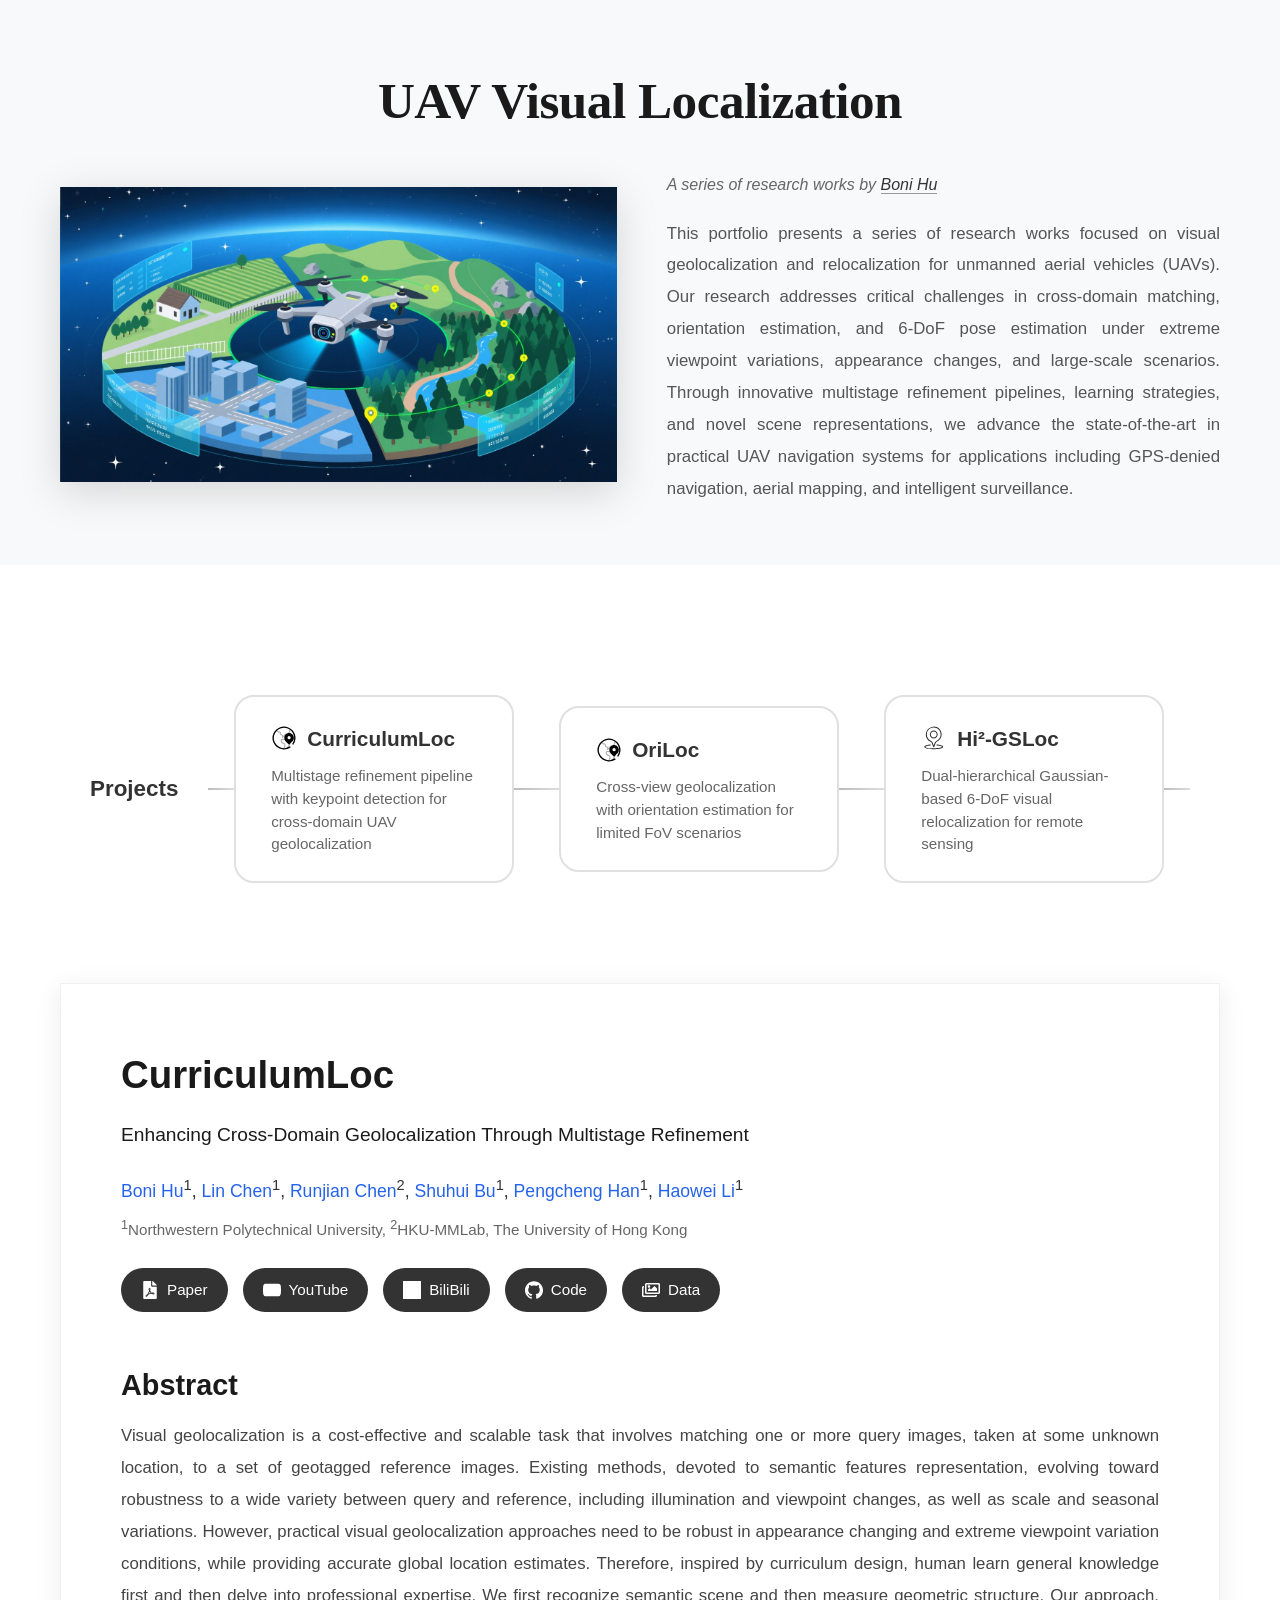
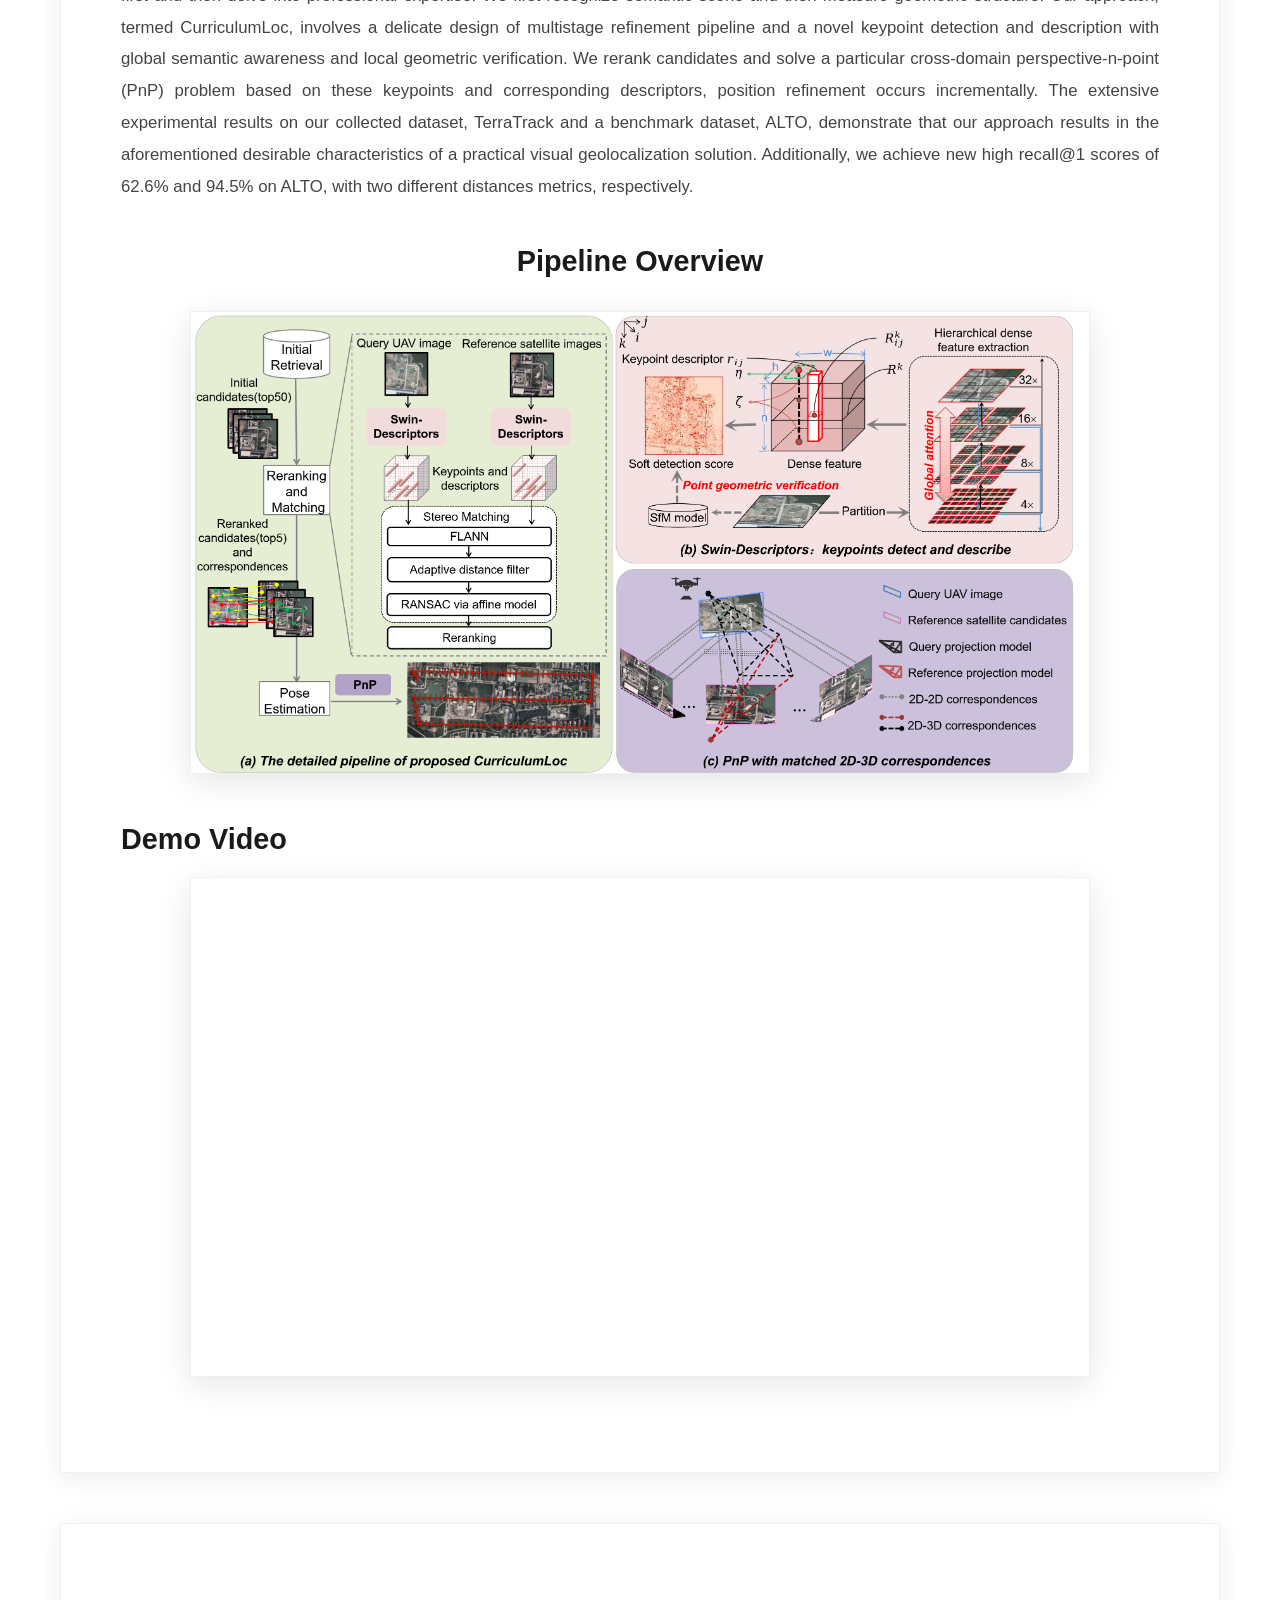
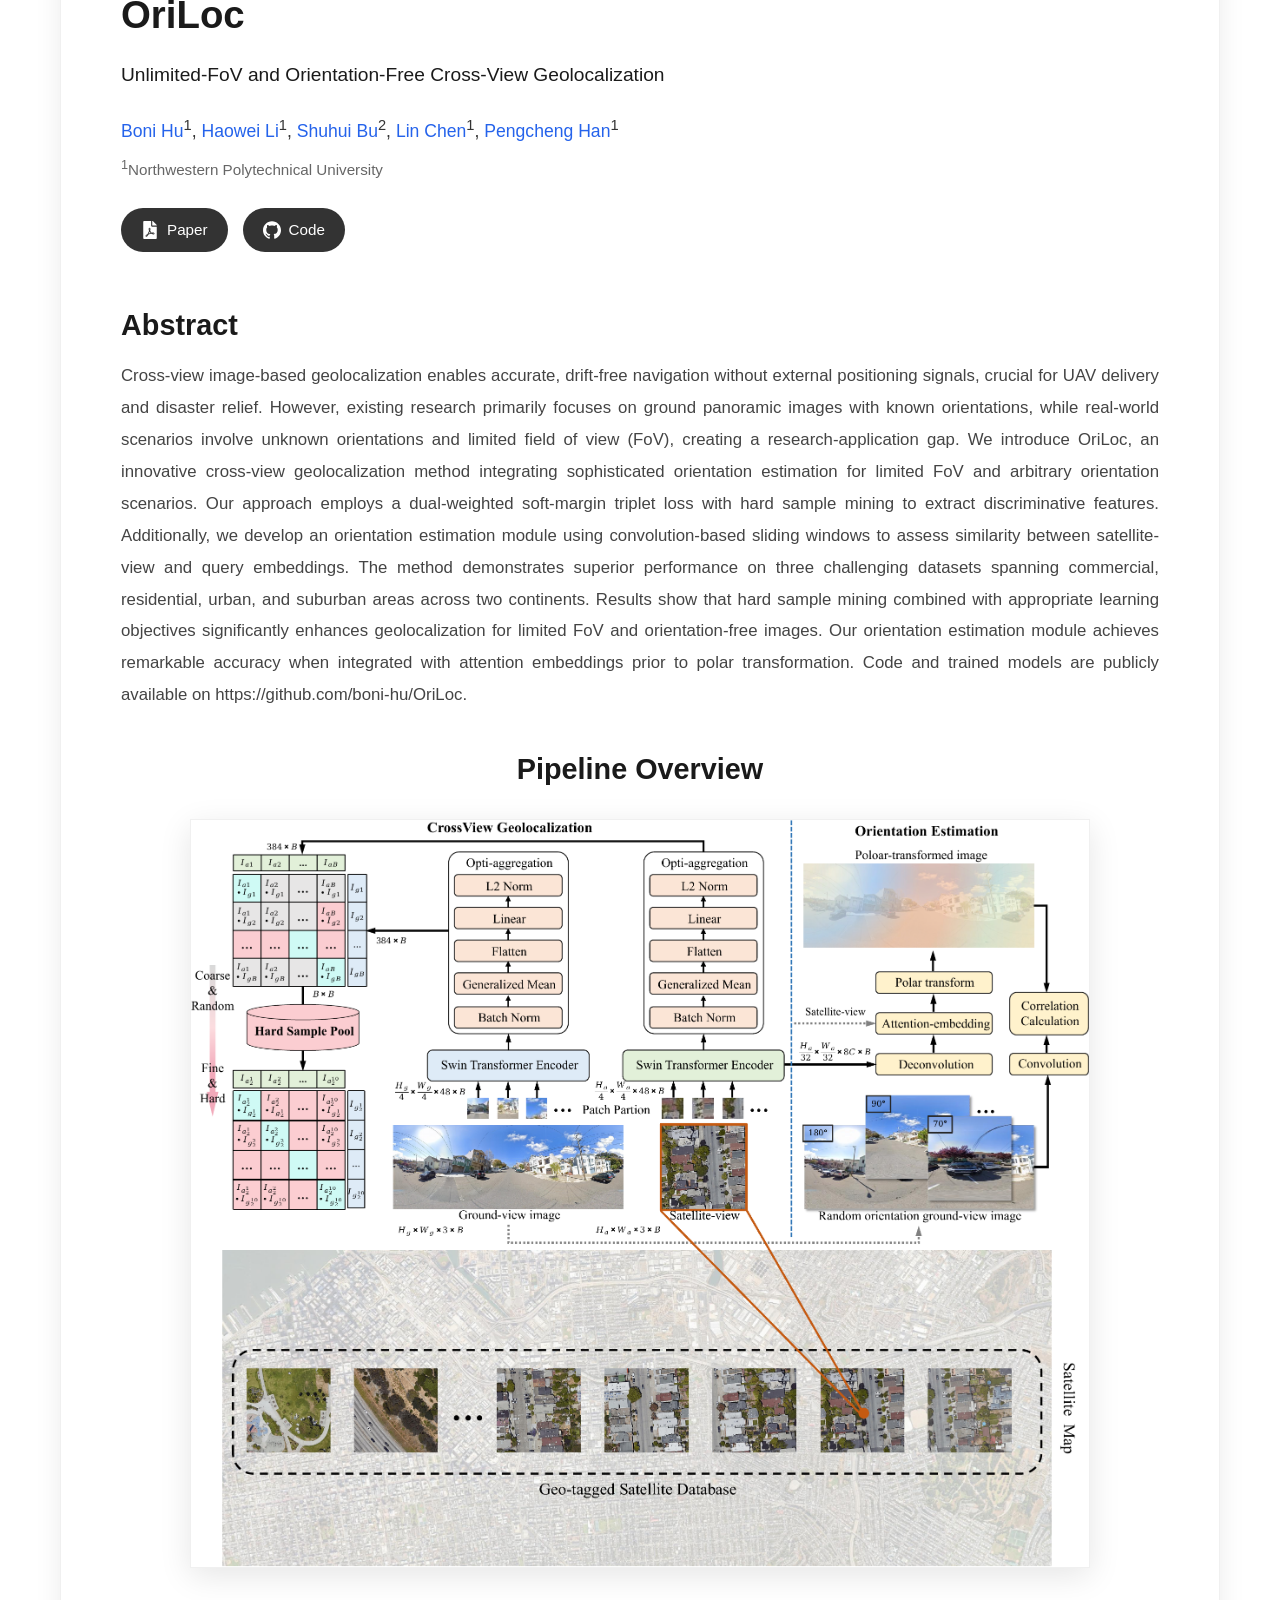
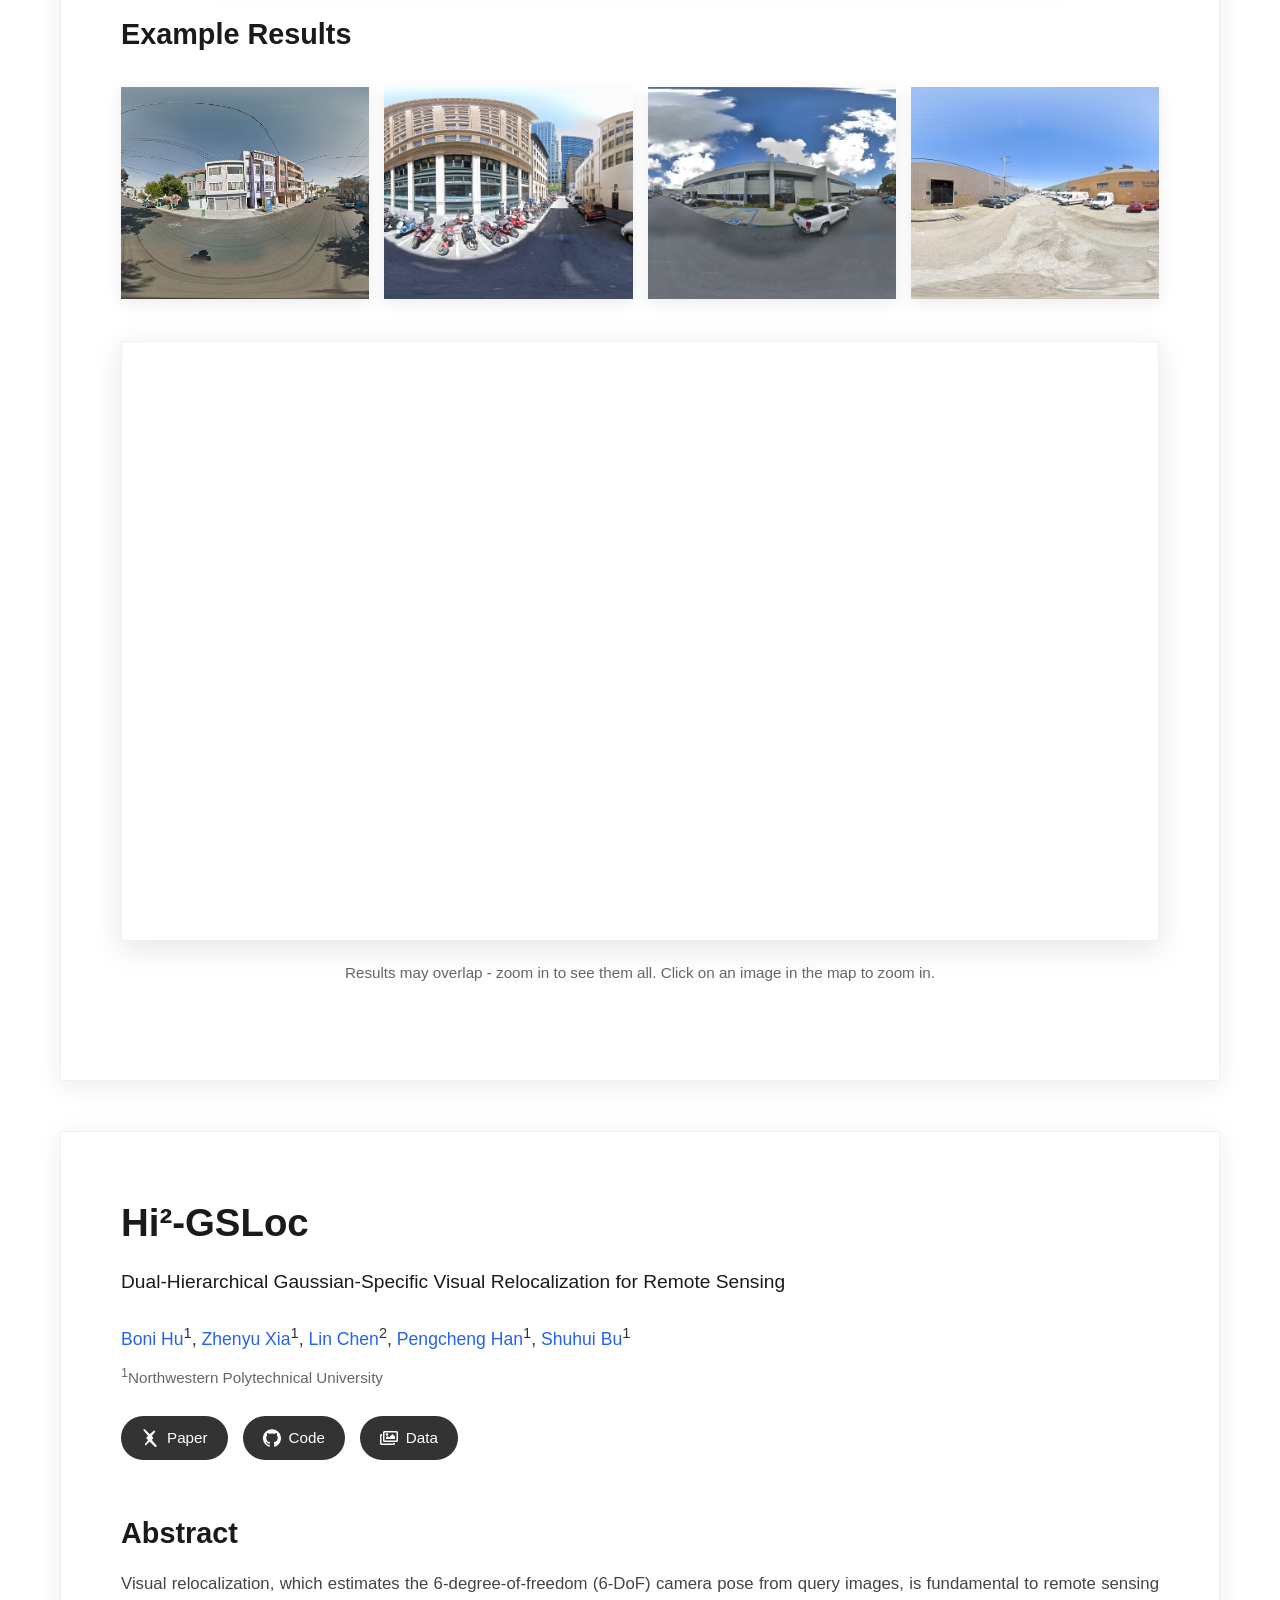
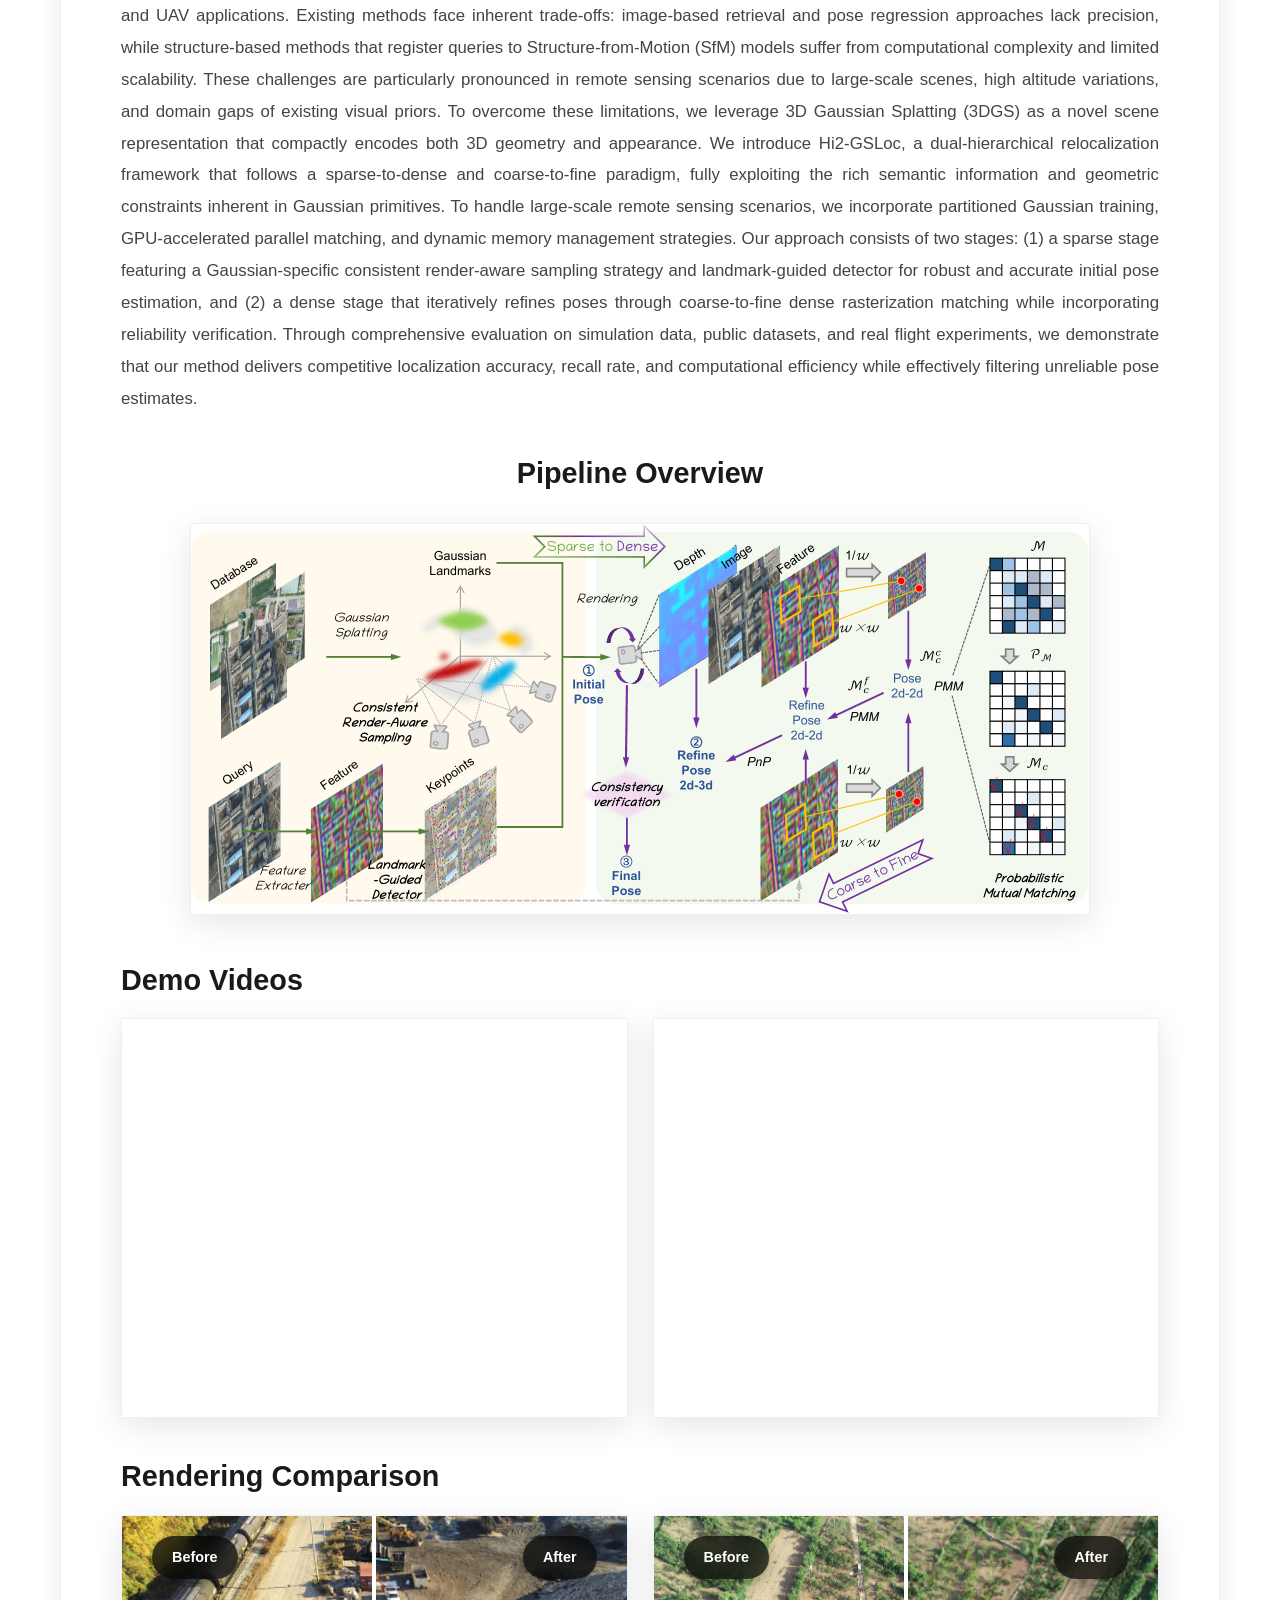
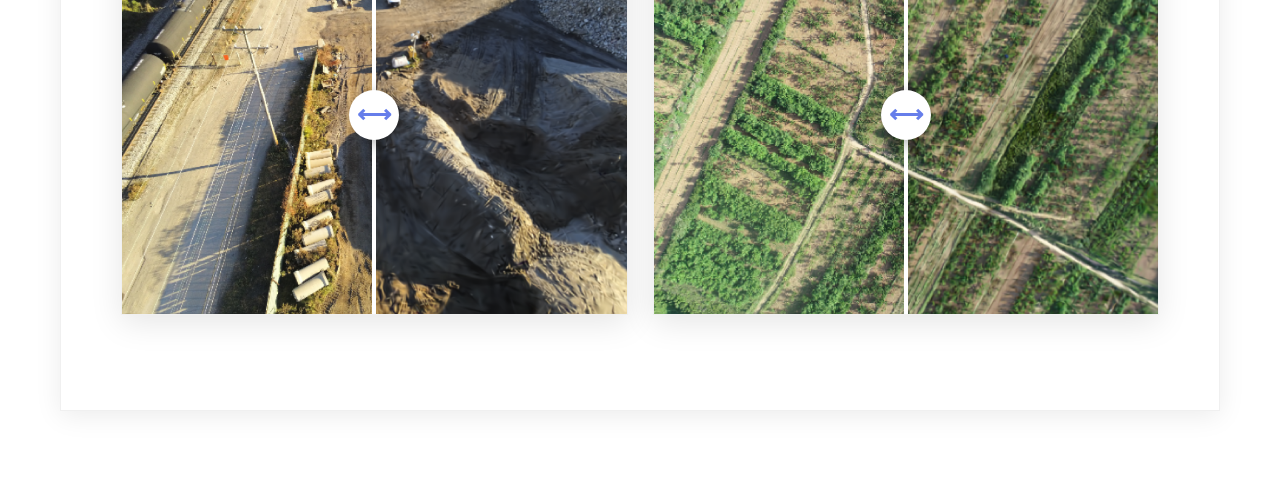
<file: index.html>
<!DOCTYPE html>
<html lang="en">
<head>
  <meta charset="UTF-8">
  <meta name="viewport" content="width=device-width, initial-scale=1.0">
  <title>UAV Visual Localization</title>
  <link href="https://api.mapbox.com/mapbox-gl-js/v2.11.0/mapbox-gl.css" rel="stylesheet">
  <script src="https://api.mapbox.com/mapbox-gl-js/v2.11.0/mapbox-gl.js"></script>
  <style>
    * {
      margin: 0;
      padding: 0;
      box-sizing: border-box;
    }

    body {
      font-family: -apple-system, BlinkMacSystemFont, 'Segoe UI', Roboto, Oxygen, Ubuntu, Cantarell, sans-serif;
      line-height: 1.6;
      color: #333;
      background: #ffffff;
      min-height: 100vh;
    }

    @import url('https://fonts.googleapis.com/css2?family=Playfair+Display:wght@700;900&display=swap');

    .container {
      max-width: 1200px;
      margin: 0 auto;
      padding: 20px;
    }

    /* Hero Section */
    .hero {
      text-align: center;
      padding: 40px 20px;
      color: #333;
      background: #f8f9fa;
      margin-bottom: 20px;
    }

    .hero h1 {
      font-size: 3.2em;
      margin-bottom: 20px;
      font-weight: 900;
      color: #1a1a1a;
      text-align: center;
      font-family: 'Playfair Display', serif;
      letter-spacing: -0.5px;
    }

    .hero-content {
      display: flex;
      align-items: center;
      gap: 50px;
      max-width: 1200px;
      margin: 0 auto;
      margin-top: 30px;
    }

    .hero-image-container {
      flex: 0 0 48%;
    }

    .hero-image {
      width: 100%;
      box-shadow: 0 10px 40px rgba(0,0,0,0.15);
    }

    .hero-text {
      flex: 1;
      text-align: left;
    }

    .author-note {
      font-size: 1em;
      color: #666;
      margin-bottom: 20px;
      font-style: italic;
    }

    .author-note a {
      color: #333;
      text-decoration: none;
      font-weight: 500;
      border-bottom: 1px solid #999;
    }

    .author-note a:hover {
      color: #000;
      border-bottom-color: #333;
    }

    .hero-description {
      font-size: 1.05em;
      color: #555;
      line-height: 1.9;
      text-align: justify;
    }

    /* Navigation Menu */
    .nav-menu {
      background: transparent;
      padding: 50px 0;
      margin: 40px auto;
      position: relative;
      max-width: 1100px;
    }

    .nav-title {
      font-size: 1.4em;
      font-weight: 600;
      color: #333;
      margin-right: 30px;
      white-space: nowrap;
    }

    .nav-container {
      display: flex;
      justify-content: center;
      align-items: center;
      position: relative;
      max-width: 1100px;
      margin: 0 auto;
    }

    .nav-line-left,
    .nav-line-right {
      flex: 1;
      height: 2px;
      background: linear-gradient(90deg, #bbb, #ddd);
    }

    .nav-cards-container {
      display: flex;
      gap: 0;
      justify-content: space-between;
      align-items: center;
      width: 930px;
      position: relative;
    }

    .nav-line {
      flex: 1;
      height: 2px;
      background: linear-gradient(90deg, #bbb, #ddd);
      align-self: center;
    }

    .nav-card {
      background: #ffffff;
      border-radius: 20px;
      padding: 25px 35px;
      cursor: pointer;
      transition: all 0.3s ease;
      border: 2px solid #e0e0e0;
      max-width: 280px;
      min-width: 260px;
      flex: 0 0 auto;
      position: relative;
      z-index: 1;
    }

    .nav-card:hover {
      transform: translateY(-5px);
      box-shadow: 0 10px 30px rgba(0, 0, 0, 0.12);
      border-color: #999;
      background: #f8f9fa;
    }

    .nav-card h3 {
      color: #333;
      font-size: 1.3em;
      margin-bottom: 10px;
      display: flex;
      align-items: center;
      gap: 10px;
    }

    .nav-card-icon {
      width: 26px;
      height: 26px;
      flex-shrink: 0;
    }

    .nav-card p {
      color: #666;
      font-size: 0.95em;
      line-height: 1.5;
    }

    /* Project Sections */
    .project-section {
      background: #ffffff;
      padding: 60px;
      margin: 50px auto;
      box-shadow: 0 5px 25px rgba(0,0,0,0.08);
      scroll-margin-top: 20px;
      max-width: 1200px;
      border: 1px solid #f0f0f0;
    }

    .project-header {
      padding-bottom: 20px;
      margin-bottom: 25px;
    }

    .project-header h1 {
      font-size: 2.4em;
      color: #1a1a1a;
      margin-bottom: 15px;
      font-weight: 700;
    }

    .project-header .subtitle {
      font-size: 1.2em;
      color: #1a1a1a;
      font-weight: 500;
      line-height: 1.5;
    }

    .authors {
      margin: 25px 0;
    }

    .authors .names {
      font-size: 1.1em;
      margin-bottom: 10px;
      line-height: 1.6;
    }

    .authors .names a {
      color: #2563eb;
      text-decoration: none;
      transition: color 0.3s;
    }

    .authors .names a:hover {
      color: #1d4ed8;
      text-decoration: underline;
    }

    .authors .affiliations {
      color: #666;
      font-size: 0.95em;
    }

    .links {
      display: flex;
      gap: 15px;
      flex-wrap: wrap;
      margin-top: 25px;
    }

    .links a {
      display: inline-flex;
      align-items: center;
      gap: 8px;
      padding: 10px 20px;
      background: #333;
      color: white;
      text-decoration: none;
      border-radius: 25px;
      transition: all 0.3s;
      font-weight: 500;
      font-size: 0.95em;
    }

    .links a:hover {
      background: #555;
      transform: translateY(-2px);
      box-shadow: 0 6px 20px rgba(0,0,0,0.2);
    }

    .links img {
      width: 18px;
      height: 18px;
      filter: brightness(0) invert(1);
    }

    /* Content Sections */
    h2 {
      color: #1a1a1a;
      font-size: 1.8em;
      margin: 30px 0 12px 0;
      font-weight: 600;
    }

    .sec-abstract {
      margin: 25px 0;
    }

    .sec-abstract p {
      text-align: justify;
      color: #444;
      line-height: 1.9;
      font-size: 1.05em;
    }

    .sec-pipeline {
      text-align: center;
      margin: 35px 0;
    }

    .sec-pipeline img {
      max-width: 900px;
      width: 100%;
      box-shadow: 0 8px 30px rgba(0,0,0,0.1);
      margin-top: 15px;
      border: 1px solid #f0f0f0;
    }

    .sec-video {
      margin: 35px 0;
    }

    .video-container {
      display: flex;
      gap: 25px;
      justify-content: center;
      margin-top: 15px;
      flex-wrap: wrap;
    }

    .video-container iframe {
      flex: 1;
      min-width: 380px;
      max-width: 585px;
      height: 400px;
      box-shadow: 0 8px 30px rgba(0,0,0,0.1);
      border: 1px solid #f0f0f0;
    }

    .full-width-video {
      width: 100%;
      max-width: 900px;
      height: 500px;
      margin: 15px auto;
      display: block;
      box-shadow: 0 8px 30px rgba(0,0,0,0.1);
      border: 1px solid #f0f0f0;
    }

    /* Example Results */
    .sec-results {
      max-width: 1200px;
      margin: 35px auto;
    }

    .example-queries {
      width: 100%;
      display: flex;
      flex-direction: row;
      justify-content: space-between;
      gap: 15px;
      height: 14rem;
      margin: 30px 0;
    }

    .example-query {
      height: 13.25rem;
      cursor: pointer;
      transition: all 0.3s;
      flex: 1;
      overflow: hidden;
      box-shadow: 0 4px 15px rgba(0,0,0,0.08);
    }

    .example-query img {
      height: 100%;
      width: 100%;
      object-fit: cover;
      display: block;
      transition: transform 0.3s;
    }

    .example-query:hover img {
      transform: scale(1.05);
    }

    .example-query:hover {
      border-bottom: 0.75rem solid #999;
      box-shadow: 0 6px 20px rgba(0,0,0,0.12);
    }

    .example-query.active {
      border-bottom: 0.75rem solid #015C92;
    }

    .map-marker {
      background-color: #fff;
      box-shadow: rgba(99, 99, 99, 0.2) 0px 2px 8px 0px;
      height: 80px;
      width: auto;
      border: 2px solid white;
      cursor: zoom-in;
      border-radius: 4px;
    }
    
    .sec-comparison {
      margin: 35px 0;
    }

    .comparison-wrapper {
      display: flex;
      gap: 25px;
      justify-content: center;
      margin-top: 15px;
      max-width: 100%;
      flex-wrap: wrap;
    }

    .comparison-container {
      position: relative;
      flex: 1;
      min-width: 380px;
      max-width: 585px;
      height: 400px;
      overflow: hidden;
      cursor: ew-resize;
      user-select: none;
      box-shadow: 0 8px 30px rgba(0,0,0,0.1);
      border: 1px solid #f0f0f0;
    }
    
    .image-wrapper {
      position: absolute;
      top: 0;
      left: 0;
      width: 100%;
      height: 100%;
    }

    .image-wrapper img {
      width: 100%;
      height: 100%;
      object-fit: cover;
      display: block;
    }

    .after-image {
      clip-path: inset(0 50% 0 0);
    }
    
    .slider {
      position: absolute;
      top: 0;
      left: 50%;
      width: 4px;
      height: 100%;
      background: white;
      z-index: 3;
      transform: translateX(-50%);
      cursor: ew-resize;
      box-shadow: 0 0 20px rgba(0, 0, 0, 0.5);
      pointer-events: auto;
    }

    .slider::before {
      content: '';
      position: absolute;
      top: 50%;
      left: 50%;
      width: 50px;
      height: 50px;
      background: white;
      border-radius: 50%;
      transform: translate(-50%, -50%);
      box-shadow: 0 4px 15px rgba(0, 0, 0, 0.3);
      display: flex;
      align-items: center;
      justify-content: center;
      pointer-events: none;
    }

    .slider::after {
      content: '⟷';
      position: absolute;
      top: 50%;
      left: 50%;
      transform: translate(-50%, -50%);
      font-size: 24px;
      color: #667eea;
      font-weight: bold;
      z-index: 1;
      pointer-events: none;
    }

    .labels {
      position: absolute;
      top: 20px;
      width: 100%;
      display: flex;
      justify-content: space-between;
      padding: 0 30px;
      z-index: 4;
      pointer-events: none;
    }

    .label {
      background: rgba(0, 0, 0, 0.7);
      color: white;
      padding: 10px 20px;
      border-radius: 25px;
      font-weight: bold;
      font-size: 0.9em;
      backdrop-filter: blur(10px);
      box-shadow: 0 4px 15px rgba(0, 0, 0, 0.3);
    }

    .map-marker.active {
      height: 280px;
      z-index: 1000 !important;
      cursor: zoom-out;
    }

    #map {
      width: 100%;
      height: 600px;
      margin: 20px 0;
      box-shadow: 0 8px 30px rgba(0,0,0,0.1);
      border: 1px solid #f0f0f0;
    }

    /* Mapbox popup image size */
    .mapboxgl-popup-content img {
      max-width: 96px !important;
      width: 96px !important;
      height: auto !important;
    }

    /* Back to Top Button */
    .back-to-top {
      position: fixed;
      bottom: 40px;
      right: 40px;
      background: #333;
      color: white;
      width: 55px;
      height: 55px;
      border-radius: 50%;
      display: flex;
      align-items: center;
      justify-content: center;
      cursor: pointer;
      box-shadow: 0 6px 25px rgba(0,0,0,0.2);
      transition: all 0.3s;
      opacity: 0;
      visibility: hidden;
      font-size: 24px;
      font-weight: bold;
    }

    .back-to-top.show {
      opacity: 1;
      visibility: visible;
    }

    .back-to-top:hover {
      background: #555;
      transform: translateY(-5px);
    }

    @media (max-width: 968px) {
      .video-container iframe,
      .comparison-container {
        width: 100% !important;
        min-width: 100% !important;
        max-width: 100% !important;
      }

      .comparison-wrapper {
        flex-direction: column;
        align-items: center;
      }
    }

    @media (max-width: 768px) {
      .hero h1 {
        font-size: 2em;
      }

      .hero-content {
        flex-direction: column;
        gap: 30px;
      }

      .hero-image-container {
        flex: 0 0 100%;
      }

      .hero-text {
        text-align: justify;
      }
      
      .project-section {
        padding: 30px 20px;
        margin: 30px auto;
      }

      .project-header h1 {
        font-size: 1.8em;
      }

      h2 {
        font-size: 1.5em;
      }
      
      .comparison-container {
        height: 350px !important;
      }

      .video-container iframe {
        height: 250px !important;
      }

      .full-width-video {
        height: 300px;
      }

      .nav-title {
        display: none;
      }

      .nav-container {
        flex-direction: column;
        gap: 20px;
      }

      .nav-cards-container {
        flex-direction: column;
        align-items: stretch;
        width: 100%;
      }

      .nav-line {
        display: none;
      }

      .nav-line-left,
      .nav-line-right {
        display: none;
      }

      .nav-card {
        max-width: 100%;
      }

      .sec-pipeline img {
        max-width: 100%;
      }
    }
  </style>
</head>
<body>
  <div class="hero">
    <div class="container">
      <h1>UAV Visual Localization</h1>
      <div class="hero-content">
        <div class="hero-image-container">
          <img src="assets/teaser.png" alt="UAV Visual Geolocalization Overview" class="hero-image">
        </div>
        <div class="hero-text">
          <div class="author-note">
            A series of research works by <a href="https://boni-hu.github.io/" target="_blank">Boni Hu</a>
          </div>
          <div class="hero-description">
            This portfolio presents a series of research works focused on visual geolocalization and relocalization for unmanned aerial vehicles (UAVs). Our research addresses critical challenges in cross-domain matching, orientation estimation, and 6-DoF pose estimation under extreme viewpoint variations, appearance changes, and large-scale scenarios. Through innovative multistage refinement pipelines, learning strategies, and novel scene representations, we advance the state-of-the-art in practical UAV navigation systems for applications including GPS-denied navigation, aerial mapping, and intelligent surveillance.
          </div>
        </div>
      </div>
    </div>
  </div>

  <div class="container">
    <div class="nav-menu">
      <div class="nav-container">
        <div class="nav-title">Projects</div>
        <div class="nav-line-left"></div>
        <div class="nav-cards-container">
          <div class="nav-card" onclick="document.getElementById('curriculumloc').scrollIntoView({behavior: 'smooth'})">
            <h3>
              <img src="assets/icons/loc.svg" alt="Location" class="nav-card-icon">
              CurriculumLoc
            </h3>
            <p>Multistage refinement pipeline with keypoint detection for cross-domain UAV geolocalization</p>
          </div>
          
          <div class="nav-line"></div>
          
          <div class="nav-card" onclick="document.getElementById('oriloc').scrollIntoView({behavior: 'smooth'})">
            <h3>
              <img src="assets/icons/loc.svg" alt="Location" class="nav-card-icon">
              OriLoc
            </h3>
            <p>Cross-view geolocalization with orientation estimation for limited FoV scenarios</p>
          </div>
          
          <div class="nav-line"></div>
          
          <div class="nav-card" onclick="document.getElementById('hi2gsloc').scrollIntoView({behavior: 'smooth'})">
            <h3>
              <img src="assets/icons/reloc.svg" alt="Relocalization" class="nav-card-icon">
              Hi²-GSLoc
            </h3>
            <p>Dual-hierarchical Gaussian-based 6-DoF visual relocalization for remote sensing</p>
          </div>
        </div>
        <div class="nav-line-right"></div>
      </div>
    </div>

    <!-- CurriculumLoc Section -->
    <div id="curriculumloc" class="project-section">
      <div class="project-header">
        <h1>CurriculumLoc</h1>
        <div class="subtitle">Enhancing Cross-Domain Geolocalization Through Multistage Refinement</div>
        <div class="authors">
          <div class="names">
            <a href="https://boni-hu.github.io/">Boni Hu</a><sup>1</sup>, 
            <a>Lin Chen</a><sup>1</sup>, 
            <a>Runjian Chen</a><sup>2</sup>, 
            <a>Shuhui Bu</a><sup>1</sup>, 
            <a>Pengcheng Han</a><sup>1</sup>, 
            <a>Haowei Li</a><sup>1</sup>
          </div>
          <div class="affiliations">
            <sup>1</sup>Northwestern Polytechnical University, <sup>2</sup>HKU-MMLab, The University of Hong Kong
          </div>
        </div>
        <div class="links">
          <a href="https://ieeexplore.ieee.org/document/10477445">
            <img src="assets/icons/pdf.svg" alt="Paper"/>
            Paper
          </a>
          <a href="https://www.youtube.com/watch?v=MyGP61VaMpI">
            <img class="yt" src="assets/icons/youtube.svg" alt="YouTube"/>
            YouTube
          </a>
          <a href="https://player.bilibili.com/player.html?bvid=BV1K84yzREQv&page=1&high_quality=1">
            <img class="yt" src="assets/icons/bilibili.jpg" alt="BiliBili"/>
            BiliBili
          </a>
          <a href="https://github.com/boni-hu/CurriculumLoc">
            <img src="assets/icons/github.svg" alt="Code"/>
            Code
          </a>
          <a href="https://github.com/boni-hu/CurriculumLoc">
            <img src="assets/icons/images.svg" alt="Data"/>
            Data
          </a>
        </div>
      </div>

      <div class="sec-abstract">
        <h2>Abstract</h2>
        <p>Visual geolocalization is a cost-effective and scalable task that involves matching one or more query images, taken at some unknown location, to a set of geotagged reference images. Existing methods, devoted to semantic features representation, evolving toward robustness to a wide variety between query and reference, including illumination and viewpoint changes, as well as scale and seasonal variations. However, practical visual geolocalization approaches need to be robust in appearance changing and extreme viewpoint variation conditions, while providing accurate global location estimates. Therefore, inspired by curriculum design, human learn general knowledge first and then delve into professional expertise. We first recognize semantic scene and then measure geometric structure. Our approach, termed CurriculumLoc, involves a delicate design of multistage refinement pipeline and a novel keypoint detection and description with global semantic awareness and local geometric verification. We rerank candidates and solve a particular cross-domain perspective-n-point (PnP) problem based on these keypoints and corresponding descriptors, position refinement occurs incrementally. The extensive experimental results on our collected dataset, TerraTrack and a benchmark dataset, ALTO, demonstrate that our approach results in the aforementioned desirable characteristics of a practical visual geolocalization solution. Additionally, we achieve new high recall@1 scores of 62.6% and 94.5% on ALTO, with two different distances metrics, respectively.</p>
      </div>

      <div class="sec-pipeline">
        <h2>Pipeline Overview</h2>
        <img src="assets/pipeline.png" alt="CurriculumLoc Pipeline">
      </div>

      <div class="sec-video">
        <h2>Demo Video</h2>
        <iframe
          class="full-width-video"
          src="https://www.youtube.com/embed/MyGP61VaMpI"
          title="YouTube video player"
          frameborder="0"
          allow="accelerometer; autoplay; clipboard-write; encrypted-media; gyroscope; picture-in-picture; web-share"
          allowfullscreen
        ></iframe>
      </div>
    </div>

    <!-- OriLoc Section -->
    <div id="oriloc" class="project-section">
      <div class="project-header">
        <h1>OriLoc</h1>
        <div class="subtitle">Unlimited-FoV and Orientation-Free Cross-View Geolocalization</div>
        <div class="authors">
          <div class="names">
            <a href="https://boni-hu.github.io/">Boni Hu</a><sup>1</sup>, 
            <a>Haowei Li</a><sup>1</sup>, 
            <a>Shuhui Bu</a><sup>2</sup>, 
            <a>Lin Chen</a><sup>1</sup>, 
            <a>Pengcheng Han</a><sup>1</sup>
          </div>
          <div class="affiliations">
            <sup>1</sup>Northwestern Polytechnical University
          </div>
        </div>
        <div class="links">
          <a href="https://ieeexplore.ieee.org/document/11037236">
            <img src="assets/icons/pdf.svg" alt="Paper"/>
            Paper
          </a>
          <a href="https://github.com/boni-hu/OriLoc">
            <img src="assets/icons/github.svg" alt="Code"/>
            Code
          </a>
        </div>
      </div>

      <div class="sec-abstract">
        <h2>Abstract</h2>
        <p>Cross-view image-based geolocalization enables accurate, drift-free navigation without external positioning signals, crucial for UAV delivery and disaster relief. However, existing research primarily focuses on ground panoramic images with known orientations, while real-world scenarios involve unknown orientations and limited field of view (FoV), creating a research-application gap. We introduce OriLoc, an innovative cross-view geolocalization method integrating sophisticated orientation estimation for limited FoV and arbitrary orientation scenarios. Our approach employs a dual-weighted soft-margin triplet loss with hard sample mining to extract discriminative features. Additionally, we develop an orientation estimation module using convolution-based sliding windows to assess similarity between satellite-view and query embeddings. The method demonstrates superior performance on three challenging datasets spanning commercial, residential, urban, and suburban areas across two continents. Results show that hard sample mining combined with appropriate learning objectives significantly enhances geolocalization for limited FoV and orientation-free images. Our orientation estimation module achieves remarkable accuracy when integrated with attention embeddings prior to polar transformation. Code and trained models are publicly available on https://github.com/boni-hu/OriLoc.</p>
      </div>

      <div class="sec-pipeline">
        <h2>Pipeline Overview</h2>
        <img src="assets/oriloc-1.png" alt="OriLoc Pipeline">
      </div>

      <div class="sec-results">
        <h2>Example Results</h2>
        <div class="example-queries">
          <div class="example-query" onclick="setMap(this)">
            <img src="assets/examples/-3-2/_x_Hz1JjJ0hzeWlZ7yCANkg_query@37.746174@-122.425654@success.jpg" 
                 data-preds="assets/examples/-3-2/_3774617017357913_n12242565716621485@37.746170@-122.425657@success.png;assets/examples/-719/_37758964999232_n12239287238506438@37.758965@-122.392872@failure.png;assets/examples/-719/_3774617017357913_n12242565716621485@37.746170@-122.425657@failure.png">
          </div>
          <div class="example-query" onclick="setMap(this)">
            <img src="assets/examples/5-22/_JJ8TdU5_UQg_WE2qt8QbXQ_query@37.788169@-122.400728@success.jpg" 
                 data-preds="assets/examples/5-22/_3778816344751675_n12240075733242969@37.788163@-122.400757@success.png;assets/examples/-719/_37758964999232_n1224269021579041@37.758965@-122.426902@failure.png;assets/examples/-719/_3774617017357913_n12242565716621485@37.746170@-122.425657@failure.png">
          </div>
          <div class="example-query" onclick="setMap(this)">
            <img src="assets/examples/21-3/_syHN7G42ysmqRSABqg884A_query@37.750085@-122.394122@success.jpg" 
                 data-preds="assets/examples/21-3/_37750107043010786_n12239411737675364@37.750107@-122.394117@success.png;assets/examples/-719/_37758964999232_n1224269021579041@37.758965@-122.426902@failure.png">
          </div>
          <div class="example-query" onclick="setMap(this)">
            <img src="assets/examples/26-2/_U54rcLNA7eGddtzHmv5XAA_query@37.750408@-122.389556@success.jpg" 
                 data-preds="assets/examples/26-2/_3775043511546342_n12238955240722636@37.750435@-122.389552@success.png;assets/examples/26-2/_37750107043010786_n12238955240722636@37.750107@-122.389552@success.png;assets/examples/-719/_37750107043010786_n12239411737675364@37.750107@-122.394117@failure.png">
          </div>
        </div>
        <div id="map"></div>
        <p style="text-align: center; color: #666; margin-top: 15px; font-size: 0.95em;">
          Results may overlap - zoom in to see them all. Click on an image in the map to zoom in.
        </p>
      </div>
    </div>

    <!-- Hi²-GSLoc Section -->
    <div id="hi2gsloc" class="project-section">
      <div class="project-header">
        <h1>Hi²-GSLoc</h1>
        <div class="subtitle">Dual-Hierarchical Gaussian-Specific Visual Relocalization for Remote Sensing</div>
        <div class="authors">
          <div class="names">
            <a href="https://boni-hu.github.io/">Boni Hu</a><sup>1</sup>, 
            <a>Zhenyu Xia</a><sup>1</sup>, 
            <a>Lin Chen</a><sup>2</sup>, 
            <a>Pengcheng Han</a><sup>1</sup>, 
            <a>Shuhui Bu</a><sup>1</sup>
          </div>
          <div class="affiliations">
            <sup>1</sup>Northwestern Polytechnical University
          </div>
        </div>
        <div class="links">
          <a href="https://arxiv.org/abs/2507.15683">
            <img src="assets/icons/arxiv.svg" alt="Paper"/>
            Paper
          </a>
          <a href="https://github.com/boni-hu/CurriculumLoc">
            <img src="assets/icons/github.svg" alt="Code"/>
            Code
          </a>
          <a href="https://github.com/boni-hu/CurriculumLoc">
            <img src="assets/icons/images.svg" alt="Data"/>
            Data
          </a>
        </div>
      </div>

      <div class="sec-abstract">
        <h2>Abstract</h2>
        <p>Visual relocalization, which estimates the 6-degree-of-freedom (6-DoF) camera pose from query images, is fundamental to remote sensing and UAV applications. Existing methods face inherent trade-offs: image-based retrieval and pose regression approaches lack precision, while structure-based methods that register queries to Structure-from-Motion (SfM) models suffer from computational complexity and limited scalability. These challenges are particularly pronounced in remote sensing scenarios due to large-scale scenes, high altitude variations, and domain gaps of existing visual priors. To overcome these limitations, we leverage 3D Gaussian Splatting (3DGS) as a novel scene representation that compactly encodes both 3D geometry and appearance. We introduce Hi2-GSLoc, a dual-hierarchical relocalization framework that follows a sparse-to-dense and coarse-to-fine paradigm, fully exploiting the rich semantic information and geometric constraints inherent in Gaussian primitives. To handle large-scale remote sensing scenarios, we incorporate partitioned Gaussian training, GPU-accelerated parallel matching, and dynamic memory management strategies. Our approach consists of two stages: (1) a sparse stage featuring a Gaussian-specific consistent render-aware sampling strategy and landmark-guided detector for robust and accurate initial pose estimation, and (2) a dense stage that iteratively refines poses through coarse-to-fine dense rasterization matching while incorporating reliability verification. Through comprehensive evaluation on simulation data, public datasets, and real flight experiments, we demonstrate that our method delivers competitive localization accuracy, recall rate, and computational efficiency while effectively filtering unreliable pose estimates.</p>
      </div>

      <div class="sec-pipeline">
        <h2>Pipeline Overview</h2>
        <img src="assets/gsloc-1.png" alt="Hi²-GSLoc Pipeline">
      </div>

      <div class="sec-video">
        <h2>Demo Videos</h2>
        <div class="video-container">
          <iframe
            src="https://www.youtube.com/embed/o5qSzOBqX8s"
            title="Demo Video 1"
            frameborder="0"
            allow="accelerometer; autoplay; clipboard-write; encrypted-media; gyroscope; picture-in-picture; web-share"
            allowfullscreen
          ></iframe>
          <iframe
            src="https://www.youtube.com/embed/M45v7Lfvzjg"
            title="Demo Video 2"
            frameborder="0"
            allow="accelerometer; autoplay; clipboard-write; encrypted-media; gyroscope; picture-in-picture; web-share"
            allowfullscreen
          ></iframe>
        </div>
      </div>

      <div class="sec-comparison">
        <h2>Rendering Comparison</h2>
        <div class="comparison-wrapper">
          <div class="comparison-container" id="comparisonContainer1">
            <div class="image-wrapper before-image">
              <img src="assets/examples/rubble-0.png" alt="Before Rendering">
            </div>
            <div class="image-wrapper after-image" id="afterImage1">
              <img src="assets/examples/rubble-1.png" alt="After Rendering">
            </div>
            <div class="slider" id="slider1"></div>
            <div class="labels">
              <span class="label">Before</span>
              <span class="label">After</span>
            </div>
          </div>
          
          <div class="comparison-container" id="comparisonContainer2">
            <div class="image-wrapper before-image">
              <img src="assets/examples/yuhuazhai-0.png" alt="Before Rendering">
            </div>
            <div class="image-wrapper after-image" id="afterImage2">
              <img src="assets/examples/yuhuazhai-1.png" alt="After Rendering">
            </div>
            <div class="slider" id="slider2"></div>
            <div class="labels">
              <span class="label">Before</span>
              <span class="label">After</span>
            </div>
          </div>
        </div>
      </div>
    </div>
  </div>

  <div class="back-to-top" onclick="window.scrollTo({top: 0, behavior: 'smooth'})">
    ↑
  </div>

  <script src="index.js"></script>
  <script>
    // Back to top button
    window.addEventListener('scroll', function() {
      const backToTop = document.querySelector('.back-to-top');
      if (window.pageYOffset > 300) {
        backToTop.classList.add('show');
      } else {
        backToTop.classList.remove('show');
      }
    });

    // Map functionality
    let map;
    mapboxgl.accessToken = 'pk.eyJ1IjoiYm9uaWh1IiwiYSI6ImNsanVvdTR5czBicWgzZW8wYjJ2aWoxN3QifQ.yB9rZ5LdXFp0z0G5CIEh0A';

    function initMap() {
      map = new mapboxgl.Map({
        container: 'map',
        style: 'mapbox://styles/mapbox/streets-v11',
        center: [13.39, 52.49],
        zoom: 12
      });
    }

    function setMap(element) {
      const img = element.querySelector('img');
      const src = img.src;
      const preds = img.getAttribute('data-preds');
      
      // Remove active class from all queries
      document.querySelectorAll('.example-query').forEach(q => q.classList.remove('active'));
      element.classList.add('active');
      
      if (!map) {
        initMap();
      }

      // Parse query coordinates
      const queryMatch = src.match(/@([\d.]+)@([\d.]+)@/);
      if (queryMatch) {
        const queryLat = parseFloat(queryMatch[1]);
        const queryLng = parseFloat(queryMatch[2]);
        
        // Clear existing markers
        document.querySelectorAll('.mapboxgl-marker').forEach(m => m.remove());
        
        // Add query marker
        new mapboxgl.Marker({color: 'red'})
          .setLngLat([queryLng, queryLat])
          .setPopup(new mapboxgl.Popup().setHTML('<img src="' + src + '" style="width:96px;height:auto;">'))
          .addTo(map);
        
        // Add prediction markers
        if (preds) {
          preds.split(';').forEach((pred, idx) => {
            const predMatch = pred.match(/@([\d.]+)@([\d.]+)@/);
            if (predMatch) {
              const predLat = parseFloat(predMatch[1]);
              const predLng = parseFloat(predMatch[2]);
              const isSuccess = pred.includes('success');
              
              new mapboxgl.Marker({color: isSuccess ? 'green' : 'orange'})
                .setLngLat([predLng, predLat])
                .setPopup(new mapboxgl.Popup().setHTML('<img src="' + pred + '" style="width:96px;height:auto;">'))
                .addTo(map);
            }
          });
        }
        
        // Center map
        map.flyTo({
          center: [queryLng, queryLat],
          zoom: 14
        });
      }
    }

    // Initialize map when page loads
    window.addEventListener('load', initMap);
  </script>
  <script>
  // Comparison slider functionality
    function initSliders() {
      const sliders = [
        {
          container: document.getElementById('comparisonContainer1'),
          slider: document.getElementById('slider1'),
          afterImage: document.getElementById('afterImage1')
        },
        {
          container: document.getElementById('comparisonContainer2'),
          slider: document.getElementById('slider2'),
          afterImage: document.getElementById('afterImage2')
        }
      ];

      sliders.forEach(({container, slider, afterImage}) => {
        if (!container || !slider || !afterImage) return;

        let active = false;

        function moveSlider(e) {
          const rect = container.getBoundingClientRect();
          const x = (e.type.includes('touch') ? e.touches[0].clientX : e.clientX) - rect.left;
          const percentage = Math.max(0, Math.min(100, (x / rect.width) * 100));
          
          slider.style.left = percentage + '%';
          afterImage.style.clipPath = `inset(0 ${100 - percentage}% 0 0)`;
        }

        function activate(e) {
          active = true;
          moveSlider(e);
          e.preventDefault();
        }

        function deactivate() {
          active = false;
        }

        function move(e) {
          if (!active) return;
          moveSlider(e);
          e.preventDefault();
        }

        // Mouse events
        slider.addEventListener('mousedown', activate);
        container.addEventListener('mousedown', (e) => {
          if (!slider.contains(e.target)) activate(e);
        });
        document.addEventListener('mousemove', move);
        document.addEventListener('mouseup', deactivate);

        // Touch events
        slider.addEventListener('touchstart', activate, {passive: false});
        container.addEventListener('touchstart', (e) => {
          if (!slider.contains(e.target)) activate(e);
        }, {passive: false});
        document.addEventListener('touchmove', move, {passive: false});
        document.addEventListener('touchend', deactivate);
      });
    }

    // Initialize sliders
    if (document.readyState === 'loading') {
      document.addEventListener('DOMContentLoaded', initSliders);
    } else {
      initSliders();
    }
  </script>
</body>
</html>
</file>
